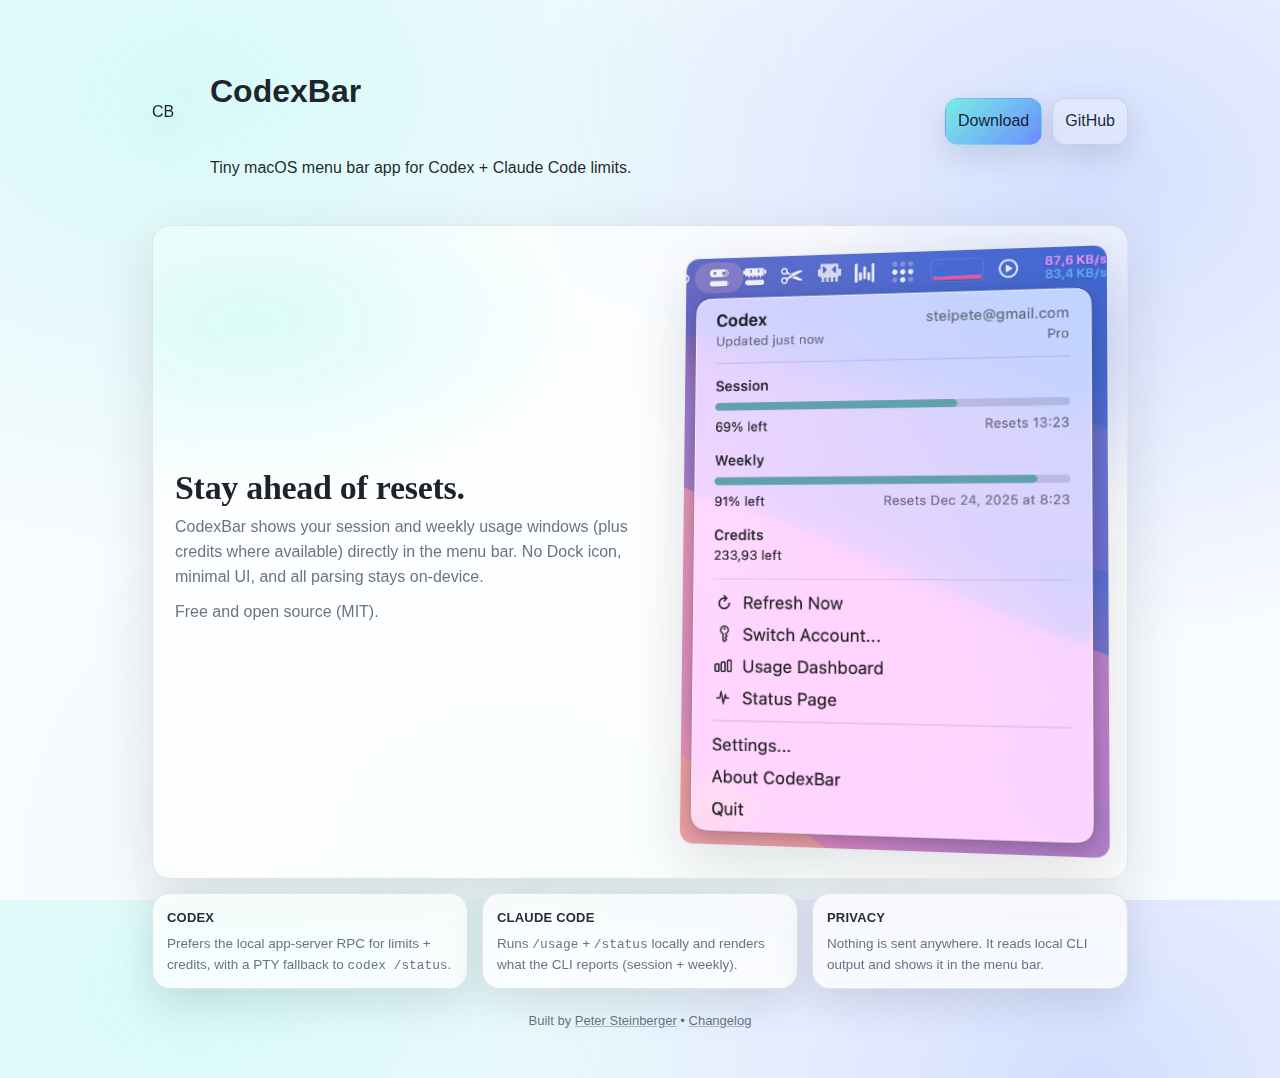
<file: docs/index.html>
<!doctype html>
<html lang="en">
  <head>
    <meta charset="utf-8" />
    <meta name="viewport" content="width=device-width, initial-scale=1" />
    <title>CodexBar</title>
    <meta
      name="description"
      content="Tiny macOS menu bar app that keeps your Codex and Claude Code limits visible."
    />
    <link rel="stylesheet" href="./site.css" />
  </head>
  <body>
    <main class="wrap">
      <header class="top">
        <div class="brand">
          <div class="mark" aria-hidden="true">CB</div>
          <div class="name">
            <h1>CodexBar</h1>
            <p>Tiny macOS menu bar app for Codex + Claude Code limits.</p>
          </div>
        </div>
        <nav class="links" aria-label="Links">
          <a class="btn primary" href="https://github.com/steipete/CodexBar/releases/latest">Download</a>
          <a class="btn" href="https://github.com/steipete/CodexBar">GitHub</a>
        </nav>
      </header>

      <section class="hero">
        <div class="copy">
          <h2>Stay ahead of resets.</h2>
          <p>
            CodexBar shows your session and weekly usage windows (plus credits where available) directly in the menu bar.
            No Dock icon, minimal UI, and all parsing stays on-device.
          </p>
          <p class="note">Free and open source (MIT).</p>
        </div>
        <figure class="shot">
          <img src="./codexbar.png" alt="CodexBar menu bar popover showing session and weekly usage." />
        </figure>
      </section>

      <section class="details">
        <div class="card">
          <h3>Codex</h3>
          <p>Prefers the local app-server RPC for limits + credits, with a PTY fallback to <code>codex /status</code>.</p>
        </div>
        <div class="card">
          <h3>Claude Code</h3>
          <p>Runs <code>/usage</code> + <code>/status</code> locally and renders what the CLI reports (session + weekly).</p>
        </div>
        <div class="card">
          <h3>Privacy</h3>
          <p>Nothing is sent anywhere. It reads local CLI output and shows it in the menu bar.</p>
        </div>
      </section>

      <footer class="foot">
        <p>
          Built by <a href="https://github.com/steipete">Peter Steinberger</a> •
          <a href="https://github.com/steipete/CodexBar/blob/main/CHANGELOG.md">Changelog</a>
        </p>
      </footer>
    </main>
  </body>
</html>
</file>
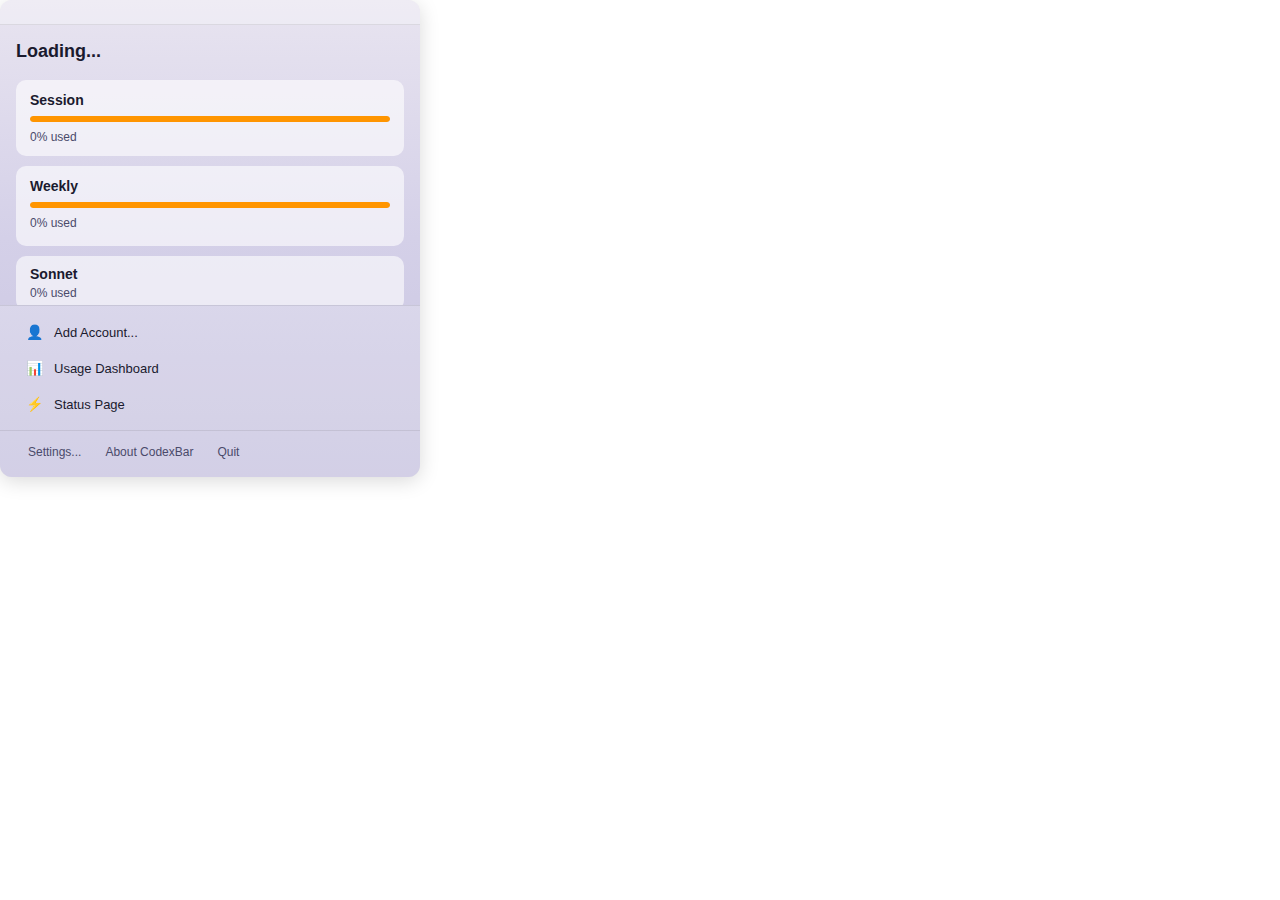
<file: rust/ui/index.html>
<!DOCTYPE html>
<html lang="en">
<head>
    <meta charset="UTF-8">
    <meta name="viewport" content="width=device-width, initial-scale=1.0">
    <title>CodexBar</title>
    <link rel="stylesheet" href="styles.css">
</head>
<body>
    <div class="container">
        <!-- Provider Tab Bar -->
        <div class="tab-bar" id="tabBar">
            <!-- Tabs will be dynamically inserted here -->
        </div>

        <!-- Provider Detail View -->
        <div class="provider-detail" id="providerDetail">
            <!-- Provider Header -->
            <div class="detail-header">
                <div class="detail-title">
                    <span class="detail-name" id="detailName">Loading...</span>
                    <span class="detail-updated" id="detailUpdated"></span>
                </div>
                <span class="detail-plan" id="detailPlan"></span>
            </div>

            <!-- Session Section -->
            <div class="usage-section" id="sessionSection">
                <div class="section-title">Session</div>
                <div class="progress-container">
                    <div class="progress-bar">
                        <div class="progress-fill" id="sessionProgress"></div>
                    </div>
                </div>
                <div class="section-stats">
                    <span class="stat-percent" id="sessionPercent">0% used</span>
                    <span class="stat-reset" id="sessionReset"></span>
                </div>
            </div>

            <!-- Weekly Section -->
            <div class="usage-section" id="weeklySection">
                <div class="section-title">Weekly</div>
                <div class="progress-container">
                    <div class="progress-bar">
                        <div class="progress-fill" id="weeklyProgress"></div>
                    </div>
                </div>
                <div class="section-stats">
                    <span class="stat-percent" id="weeklyPercent">0% used</span>
                    <span class="stat-reset" id="weeklyReset"></span>
                </div>
                <div class="pace-info" id="paceInfo"></div>
            </div>

            <!-- Model Section (Sonnet/Opus) -->
            <div class="usage-section model-section" id="modelSection">
                <div class="section-title" id="modelTitle">Sonnet</div>
                <div class="section-stats">
                    <span class="stat-percent" id="modelPercent">0% used</span>
                </div>
            </div>

            <!-- Extra Usage Section -->
            <div class="usage-section extra-section" id="extraSection">
                <div class="section-title">Extra usage</div>
                <div class="section-stats">
                    <span class="stat-info" id="extraInfo">This month: $0.00 / $0.00</span>
                    <span class="stat-percent" id="extraPercent">0% used</span>
                </div>
            </div>

            <!-- Cost Section -->
            <div class="cost-section" id="costSection">
                <div class="cost-header">
                    <span class="cost-title">Cost</span>
                    <span class="cost-arrow">›</span>
                </div>
                <div class="cost-details">
                    <div class="cost-line" id="costToday">Today: $0.00 · 0 tokens</div>
                    <div class="cost-line" id="costMonth">Last 30 days: $0.00 · 0 tokens</div>
                </div>
            </div>

            <!-- Error Display -->
            <div class="error-section" id="errorSection">
                <div class="error-message" id="errorMessage"></div>
            </div>
        </div>

        <!-- Action Links -->
        <div class="action-links">
            <button class="action-link" id="addAccountBtn">
                <span class="action-icon">👤</span>
                Add Account...
            </button>
            <button class="action-link" id="dashboardBtn">
                <span class="action-icon">📊</span>
                Usage Dashboard
            </button>
            <button class="action-link" id="statusPageBtn">
                <span class="action-icon">⚡</span>
                Status Page
            </button>
        </div>

        <!-- Footer -->
        <div class="footer">
            <button class="footer-btn" id="settingsBtn">Settings...</button>
            <button class="footer-btn" id="aboutBtn">About CodexBar</button>
            <button class="footer-btn" id="quitBtn">Quit</button>
        </div>
    </div>

    <script src="app.js"></script>
</body>
</html>
</file>
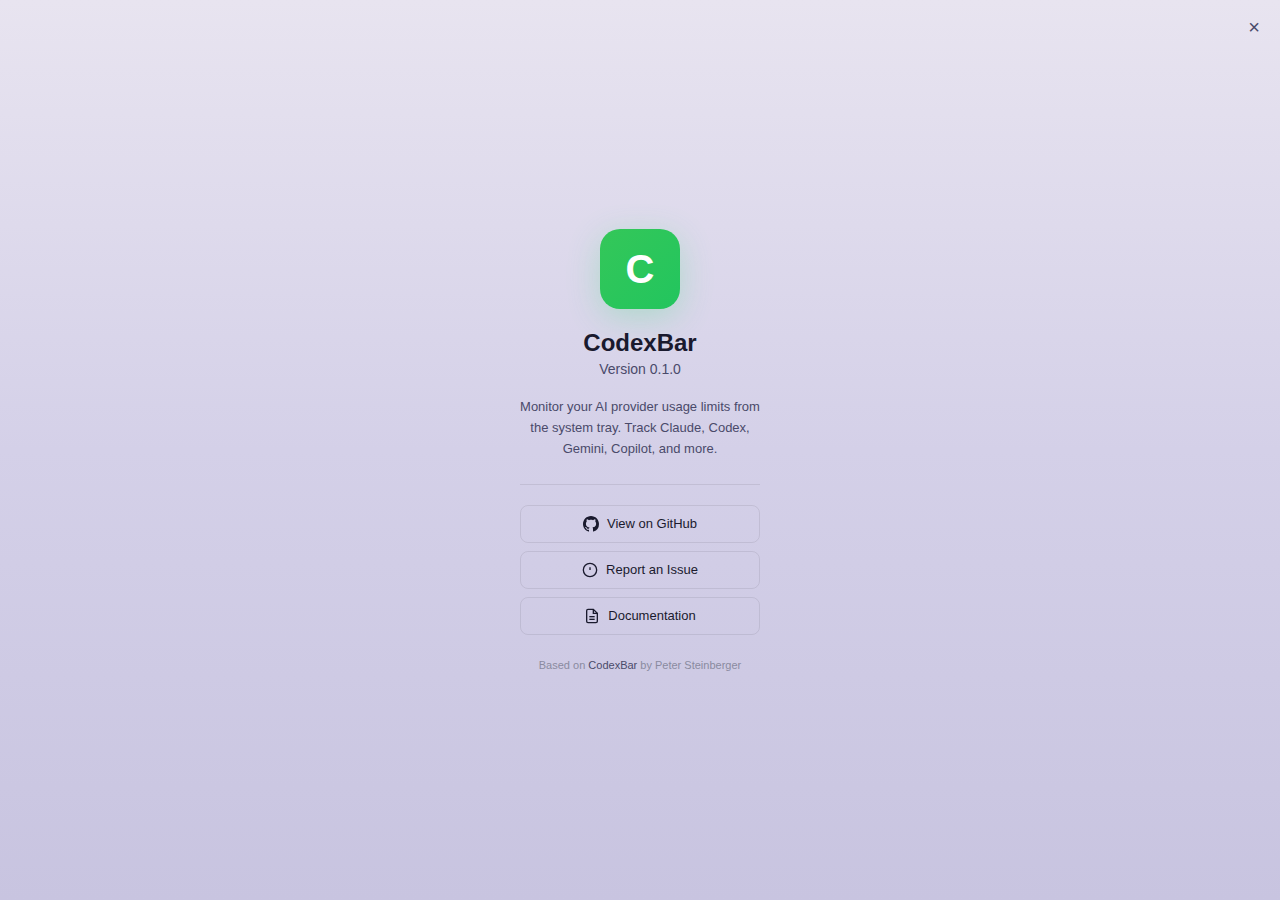
<file: rust/ui/about.html>
<!DOCTYPE html>
<html lang="en">
<head>
    <meta charset="UTF-8">
    <meta name="viewport" content="width=device-width, initial-scale=1.0">
    <title>About CodexBar</title>
    <link rel="stylesheet" href="styles.css">
    <style>
        body {
            background: var(--bg-primary);
            min-height: 100vh;
            display: flex;
            align-items: center;
            justify-content: center;
        }

        .about-container {
            text-align: center;
            padding: 40px;
            max-width: 320px;
        }

        .app-icon {
            width: 80px;
            height: 80px;
            margin: 0 auto 20px;
            background: linear-gradient(135deg, var(--green) 0%, #22c55e 100%);
            border-radius: 20px;
            display: flex;
            align-items: center;
            justify-content: center;
            font-size: 40px;
            font-weight: bold;
            color: white;
            box-shadow: 0 8px 32px rgba(74, 222, 128, 0.3);
        }

        .app-name {
            font-size: 24px;
            font-weight: 700;
            margin-bottom: 4px;
        }

        .app-version {
            font-size: 14px;
            color: var(--text-secondary);
            margin-bottom: 20px;
        }

        .app-description {
            font-size: 13px;
            color: var(--text-secondary);
            line-height: 1.6;
            margin-bottom: 24px;
        }

        .divider {
            height: 1px;
            background: var(--border-color);
            margin: 20px 0;
        }

        .links {
            display: flex;
            flex-direction: column;
            gap: 8px;
        }

        .link-btn {
            display: flex;
            align-items: center;
            justify-content: center;
            gap: 8px;
            padding: 10px 16px;
            background: var(--bg-secondary);
            border: 1px solid var(--border-color);
            border-radius: 8px;
            color: var(--text-primary);
            text-decoration: none;
            font-size: 13px;
            cursor: pointer;
            transition: all 0.15s ease;
        }

        .link-btn:hover {
            background: var(--bg-hover);
            border-color: var(--text-muted);
        }

        .link-btn svg {
            width: 16px;
            height: 16px;
        }

        .credits {
            margin-top: 24px;
            font-size: 11px;
            color: var(--text-muted);
        }

        .credits a {
            color: var(--text-secondary);
            text-decoration: none;
        }

        .credits a:hover {
            color: var(--text-primary);
        }

        .close-btn {
            position: absolute;
            top: 12px;
            right: 12px;
            background: none;
            border: none;
            color: var(--text-secondary);
            font-size: 20px;
            cursor: pointer;
            padding: 4px 8px;
            border-radius: 4px;
            transition: all 0.15s ease;
        }

        .close-btn:hover {
            background: var(--bg-hover);
            color: var(--text-primary);
        }
    </style>
</head>
<body>
    <button class="close-btn" id="closeBtn">&times;</button>

    <div class="about-container">
        <div class="app-icon">C</div>
        <div class="app-name">CodexBar</div>
        <div class="app-version" id="version">Version 0.1.0</div>

        <p class="app-description">
            Monitor your AI provider usage limits from the system tray.
            Track Claude, Codex, Gemini, Copilot, and more.
        </p>

        <div class="divider"></div>

        <div class="links">
            <a class="link-btn" id="githubLink">
                <svg viewBox="0 0 24 24" fill="currentColor">
                    <path d="M12 0C5.37 0 0 5.37 0 12c0 5.31 3.435 9.795 8.205 11.385.6.105.825-.255.825-.57 0-.285-.015-1.23-.015-2.235-3.015.555-3.795-.735-4.035-1.41-.135-.345-.72-1.41-1.23-1.695-.42-.225-1.02-.78-.015-.795.945-.015 1.62.87 1.845 1.23 1.08 1.815 2.805 1.305 3.495.99.105-.78.42-1.305.765-1.605-2.67-.3-5.46-1.335-5.46-5.925 0-1.305.465-2.385 1.23-3.225-.12-.3-.54-1.53.12-3.18 0 0 1.005-.315 3.3 1.23.96-.27 1.98-.405 3-.405s2.04.135 3 .405c2.295-1.56 3.3-1.23 3.3-1.23.66 1.65.24 2.88.12 3.18.765.84 1.23 1.905 1.23 3.225 0 4.605-2.805 5.625-5.475 5.925.435.375.81 1.095.81 2.22 0 1.605-.015 2.895-.015 3.3 0 .315.225.69.825.57A12.02 12.02 0 0024 12c0-6.63-5.37-12-12-12z"/>
                </svg>
                View on GitHub
            </a>
            <a class="link-btn" id="issuesLink">
                <svg viewBox="0 0 24 24" fill="none" stroke="currentColor" stroke-width="2">
                    <circle cx="12" cy="12" r="10"/>
                    <path d="M12 8v4M12 16h.01"/>
                </svg>
                Report an Issue
            </a>
            <a class="link-btn" id="docsLink">
                <svg viewBox="0 0 24 24" fill="none" stroke="currentColor" stroke-width="2">
                    <path d="M14 2H6a2 2 0 00-2 2v16a2 2 0 002 2h12a2 2 0 002-2V8z"/>
                    <polyline points="14,2 14,8 20,8"/>
                    <line x1="16" y1="13" x2="8" y2="13"/>
                    <line x1="16" y1="17" x2="8" y2="17"/>
                </svg>
                Documentation
            </a>
        </div>

        <div class="credits">
            Based on <a href="https://github.com/steipete/CodexBar" target="_blank">CodexBar</a> by Peter Steinberger
        </div>
    </div>

    <script>
        const { invoke } = window.__TAURI__.core;
        const { open } = window.__TAURI__.shell;

        // Load version
        document.addEventListener('DOMContentLoaded', async () => {
            try {
                const info = await invoke('get_app_info');
                document.getElementById('version').textContent = `Version ${info.version}`;
            } catch (e) {
                console.error('Failed to get version:', e);
            }
        });

        // Link handlers
        document.getElementById('githubLink').addEventListener('click', async () => {
            await open('https://github.com/example/win-codexbar');
        });

        document.getElementById('issuesLink').addEventListener('click', async () => {
            await open('https://github.com/example/win-codexbar/issues');
        });

        document.getElementById('docsLink').addEventListener('click', async () => {
            await open('https://github.com/example/win-codexbar#readme');
        });

        // Close button
        document.getElementById('closeBtn').addEventListener('click', async () => {
            const currentWindow = window.__TAURI__.window.getCurrent();
            await currentWindow.close();
        });
    </script>
</body>
</html>
</file>
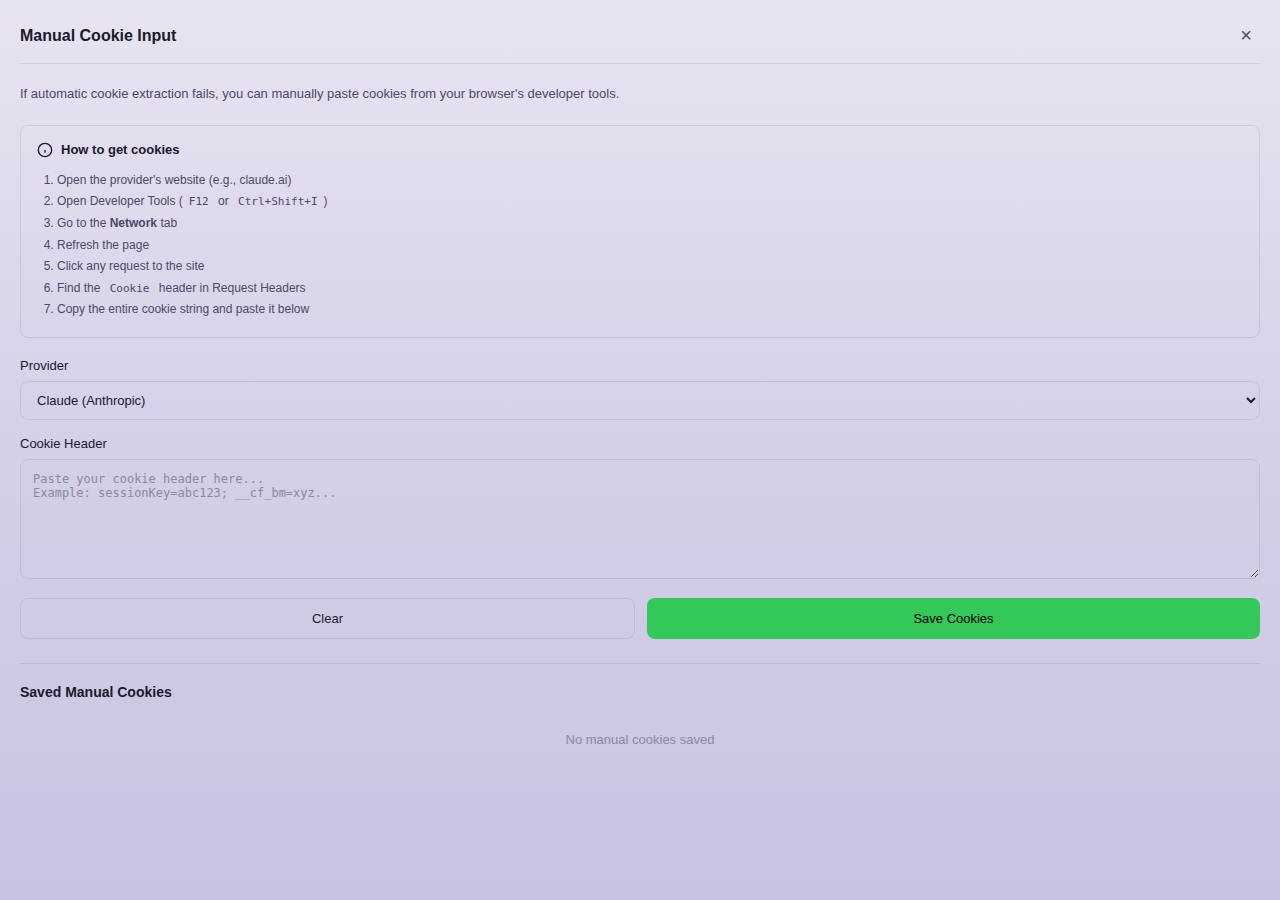
<file: rust/ui/cookies.html>
<!DOCTYPE html>
<html lang="en">
<head>
    <meta charset="UTF-8">
    <meta name="viewport" content="width=device-width, initial-scale=1.0">
    <title>Manual Cookie Input</title>
    <link rel="stylesheet" href="styles.css">
    <style>
        body {
            background: var(--bg-primary);
            min-height: 100vh;
        }

        .cookie-container {
            padding: 20px;
        }

        .header {
            display: flex;
            justify-content: space-between;
            align-items: center;
            margin-bottom: 20px;
            padding-bottom: 12px;
            border-bottom: 1px solid var(--border-color);
        }

        .title {
            font-size: 16px;
            font-weight: 600;
        }

        .close-btn {
            background: none;
            border: none;
            color: var(--text-secondary);
            font-size: 20px;
            cursor: pointer;
            padding: 4px 8px;
            border-radius: 4px;
        }

        .close-btn:hover {
            background: var(--bg-hover);
            color: var(--text-primary);
        }

        .description {
            font-size: 13px;
            color: var(--text-secondary);
            line-height: 1.6;
            margin-bottom: 20px;
        }

        .instructions {
            background: var(--bg-secondary);
            border: 1px solid var(--border-color);
            border-radius: 8px;
            padding: 16px;
            margin-bottom: 20px;
        }

        .instructions-title {
            font-size: 13px;
            font-weight: 600;
            margin-bottom: 12px;
            display: flex;
            align-items: center;
            gap: 8px;
        }

        .instructions ol {
            margin: 0;
            padding-left: 20px;
            font-size: 12px;
            color: var(--text-secondary);
            line-height: 1.8;
        }

        .instructions code {
            background: var(--bg-hover);
            padding: 2px 6px;
            border-radius: 4px;
            font-family: 'Consolas', monospace;
            font-size: 11px;
        }

        .provider-select {
            margin-bottom: 16px;
        }

        .provider-select label {
            display: block;
            font-size: 13px;
            font-weight: 500;
            margin-bottom: 8px;
        }

        .provider-select select {
            width: 100%;
            padding: 10px 12px;
            font-size: 13px;
            background: var(--bg-secondary);
            border: 1px solid var(--border-color);
            border-radius: 8px;
            color: var(--text-primary);
            cursor: pointer;
            outline: none;
        }

        .provider-select select:focus {
            border-color: var(--green);
        }

        .cookie-input {
            margin-bottom: 16px;
        }

        .cookie-input label {
            display: block;
            font-size: 13px;
            font-weight: 500;
            margin-bottom: 8px;
        }

        .cookie-input textarea {
            width: 100%;
            height: 120px;
            padding: 12px;
            font-size: 12px;
            font-family: 'Consolas', monospace;
            background: var(--bg-secondary);
            border: 1px solid var(--border-color);
            border-radius: 8px;
            color: var(--text-primary);
            resize: vertical;
            outline: none;
        }

        .cookie-input textarea:focus {
            border-color: var(--green);
        }

        .cookie-input textarea::placeholder {
            color: var(--text-muted);
        }

        .actions {
            display: flex;
            gap: 12px;
        }

        .btn {
            flex: 1;
            padding: 12px 20px;
            font-size: 13px;
            border-radius: 8px;
            cursor: pointer;
            transition: all 0.15s ease;
            border: none;
            font-weight: 500;
        }

        .btn-primary {
            background: var(--green);
            color: #000;
        }

        .btn-primary:hover {
            opacity: 0.9;
        }

        .btn-primary:disabled {
            background: var(--text-muted);
            cursor: not-allowed;
        }

        .btn-secondary {
            background: var(--bg-secondary);
            color: var(--text-primary);
            border: 1px solid var(--border-color);
        }

        .btn-secondary:hover {
            background: var(--bg-hover);
        }

        .status {
            margin-top: 16px;
            padding: 12px;
            border-radius: 8px;
            font-size: 13px;
            display: none;
        }

        .status.success {
            display: block;
            background: rgba(74, 222, 128, 0.1);
            border: 1px solid var(--green);
            color: var(--green);
        }

        .status.error {
            display: block;
            background: rgba(248, 113, 113, 0.1);
            border: 1px solid var(--red);
            color: var(--red);
        }

        .saved-cookies {
            margin-top: 24px;
            padding-top: 20px;
            border-top: 1px solid var(--border-color);
        }

        .saved-cookies-title {
            font-size: 14px;
            font-weight: 600;
            margin-bottom: 12px;
        }

        .saved-item {
            display: flex;
            justify-content: space-between;
            align-items: center;
            padding: 10px 12px;
            background: var(--bg-secondary);
            border: 1px solid var(--border-color);
            border-radius: 8px;
            margin-bottom: 8px;
        }

        .saved-item-info {
            display: flex;
            flex-direction: column;
            gap: 2px;
        }

        .saved-item-provider {
            font-size: 13px;
            font-weight: 500;
        }

        .saved-item-date {
            font-size: 11px;
            color: var(--text-muted);
        }

        .saved-item-delete {
            background: none;
            border: none;
            color: var(--red);
            cursor: pointer;
            padding: 4px 8px;
            border-radius: 4px;
            font-size: 12px;
        }

        .saved-item-delete:hover {
            background: rgba(248, 113, 113, 0.1);
        }

        .no-saved {
            font-size: 13px;
            color: var(--text-muted);
            text-align: center;
            padding: 20px;
        }
    </style>
</head>
<body>
    <div class="cookie-container">
        <div class="header">
            <span class="title">Manual Cookie Input</span>
            <button class="close-btn" id="closeBtn">&times;</button>
        </div>

        <p class="description">
            If automatic cookie extraction fails, you can manually paste cookies from your browser's developer tools.
        </p>

        <div class="instructions">
            <div class="instructions-title">
                <svg width="16" height="16" viewBox="0 0 24 24" fill="none" stroke="currentColor" stroke-width="2">
                    <circle cx="12" cy="12" r="10"/>
                    <path d="M12 16v-4M12 8h.01"/>
                </svg>
                How to get cookies
            </div>
            <ol>
                <li>Open the provider's website (e.g., claude.ai)</li>
                <li>Open Developer Tools (<code>F12</code> or <code>Ctrl+Shift+I</code>)</li>
                <li>Go to the <strong>Network</strong> tab</li>
                <li>Refresh the page</li>
                <li>Click any request to the site</li>
                <li>Find the <code>Cookie</code> header in Request Headers</li>
                <li>Copy the entire cookie string and paste it below</li>
            </ol>
        </div>

        <div class="provider-select">
            <label for="provider">Provider</label>
            <select id="provider">
                <option value="claude">Claude (Anthropic)</option>
                <option value="codex">Codex (OpenAI)</option>
                <option value="cursor">Cursor</option>
                <option value="gemini">Gemini (Google)</option>
                <option value="copilot">Copilot (GitHub)</option>
            </select>
        </div>

        <div class="cookie-input">
            <label for="cookies">Cookie Header</label>
            <textarea id="cookies" placeholder="Paste your cookie header here...&#10;Example: sessionKey=abc123; __cf_bm=xyz..."></textarea>
        </div>

        <div class="actions">
            <button class="btn btn-secondary" id="clearBtn">Clear</button>
            <button class="btn btn-primary" id="saveBtn">Save Cookies</button>
        </div>

        <div class="status" id="status"></div>

        <div class="saved-cookies">
            <div class="saved-cookies-title">Saved Manual Cookies</div>
            <div id="savedList">
                <div class="no-saved">No manual cookies saved</div>
            </div>
        </div>
    </div>

    <script>
        const { invoke } = window.__TAURI__.core;

        const providerSelect = document.getElementById('provider');
        const cookiesTextarea = document.getElementById('cookies');
        const saveBtn = document.getElementById('saveBtn');
        const clearBtn = document.getElementById('clearBtn');
        const closeBtn = document.getElementById('closeBtn');
        const statusDiv = document.getElementById('status');
        const savedList = document.getElementById('savedList');

        // Load saved cookies
        async function loadSavedCookies() {
            try {
                const saved = await invoke('get_manual_cookies');
                if (saved && saved.length > 0) {
                    savedList.innerHTML = saved.map(item => `
                        <div class="saved-item">
                            <div class="saved-item-info">
                                <span class="saved-item-provider">${item.provider}</span>
                                <span class="saved-item-date">Saved ${item.saved_at}</span>
                            </div>
                            <button class="saved-item-delete" data-provider="${item.provider_id}">Remove</button>
                        </div>
                    `).join('');

                    // Add delete handlers
                    savedList.querySelectorAll('.saved-item-delete').forEach(btn => {
                        btn.addEventListener('click', async (e) => {
                            const providerId = e.target.dataset.provider;
                            await invoke('delete_manual_cookie', { providerId });
                            loadSavedCookies();
                        });
                    });
                } else {
                    savedList.innerHTML = '<div class="no-saved">No manual cookies saved</div>';
                }
            } catch (e) {
                console.error('Failed to load saved cookies:', e);
            }
        }

        // Show status message
        function showStatus(message, isError = false) {
            statusDiv.textContent = message;
            statusDiv.className = 'status ' + (isError ? 'error' : 'success');
            setTimeout(() => {
                statusDiv.className = 'status';
            }, 3000);
        }

        // Save cookies
        saveBtn.addEventListener('click', async () => {
            const provider = providerSelect.value;
            const cookies = cookiesTextarea.value.trim();

            if (!cookies) {
                showStatus('Please paste a cookie header', true);
                return;
            }

            try {
                await invoke('save_manual_cookie', {
                    providerId: provider,
                    cookieHeader: cookies
                });
                showStatus('Cookies saved successfully!');
                cookiesTextarea.value = '';
                loadSavedCookies();
            } catch (e) {
                showStatus('Failed to save cookies: ' + e, true);
            }
        });

        // Clear textarea
        clearBtn.addEventListener('click', () => {
            cookiesTextarea.value = '';
        });

        // Close window
        closeBtn.addEventListener('click', async () => {
            const currentWindow = window.__TAURI__.window.getCurrent();
            await currentWindow.close();
        });

        // Initial load
        document.addEventListener('DOMContentLoaded', loadSavedCookies);
    </script>
</body>
</html>
</file>
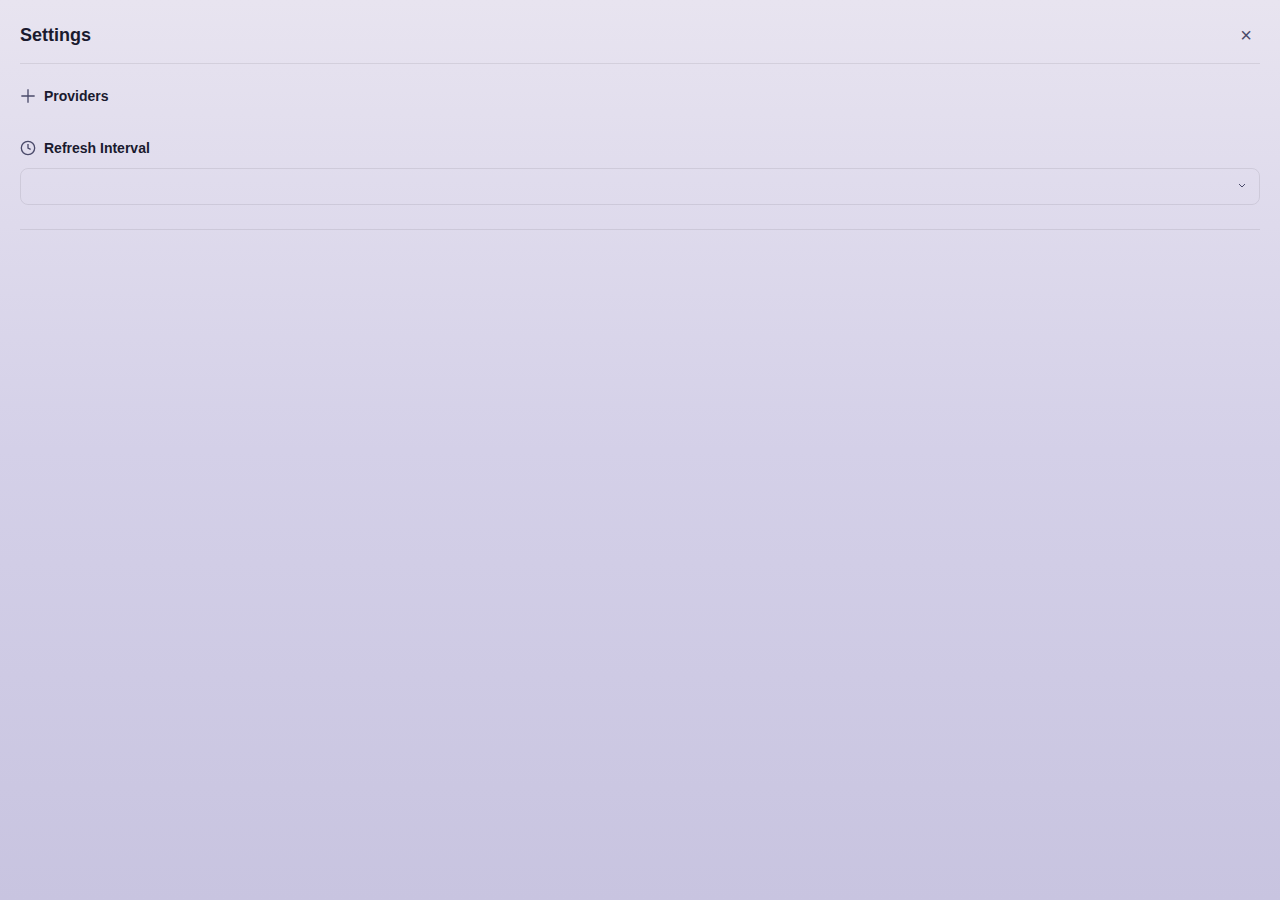
<file: rust/ui/settings.html>
<!DOCTYPE html>
<html lang="en">
<head>
    <meta charset="UTF-8">
    <meta name="viewport" content="width=device-width, initial-scale=1.0">
    <title>CodexBar Settings</title>
    <link rel="stylesheet" href="styles.css">
    <style>
        body {
            background: var(--bg-primary);
            min-height: 100vh;
        }

        .settings-container {
            padding: 20px;
        }

        .settings-header {
            display: flex;
            justify-content: space-between;
            align-items: center;
            margin-bottom: 24px;
            padding-bottom: 12px;
            border-bottom: 1px solid var(--border-color);
        }

        .settings-title {
            font-size: 18px;
            font-weight: 600;
        }

        .close-btn {
            background: none;
            border: none;
            color: var(--text-secondary);
            font-size: 20px;
            cursor: pointer;
            padding: 4px 8px;
            border-radius: 4px;
            transition: all 0.15s ease;
        }

        .close-btn:hover {
            background: var(--bg-hover);
            color: var(--text-primary);
        }

        .settings-section {
            margin-bottom: 24px;
        }

        .section-title {
            font-size: 14px;
            font-weight: 600;
            color: var(--text-primary);
            margin-bottom: 12px;
            display: flex;
            align-items: center;
            gap: 8px;
        }

        .section-title svg {
            width: 16px;
            height: 16px;
            color: var(--text-secondary);
        }

        .provider-list {
            display: flex;
            flex-direction: column;
            gap: 8px;
        }

        .provider-item {
            display: flex;
            justify-content: space-between;
            align-items: center;
            padding: 10px 12px;
            background: var(--bg-secondary);
            border-radius: 8px;
            border: 1px solid var(--border-color);
            transition: all 0.15s ease;
        }

        .provider-item:hover {
            border-color: var(--text-muted);
        }

        .provider-info {
            display: flex;
            flex-direction: column;
            gap: 2px;
        }

        .provider-name {
            font-weight: 500;
            font-size: 13px;
        }

        .provider-id {
            font-size: 11px;
            color: var(--text-muted);
        }

        /* Toggle Switch */
        .toggle-switch {
            position: relative;
            width: 40px;
            height: 22px;
        }

        .toggle-switch input {
            opacity: 0;
            width: 0;
            height: 0;
        }

        .toggle-slider {
            position: absolute;
            cursor: pointer;
            top: 0;
            left: 0;
            right: 0;
            bottom: 0;
            background-color: var(--bg-hover);
            border-radius: 22px;
            transition: 0.3s;
        }

        .toggle-slider:before {
            position: absolute;
            content: "";
            height: 16px;
            width: 16px;
            left: 3px;
            bottom: 3px;
            background-color: var(--text-secondary);
            border-radius: 50%;
            transition: 0.3s;
        }

        .toggle-switch input:checked + .toggle-slider {
            background-color: var(--green);
        }

        .toggle-switch input:checked + .toggle-slider:before {
            transform: translateX(18px);
            background-color: white;
        }

        /* Select dropdown */
        .select-wrapper {
            position: relative;
            width: 100%;
        }

        .settings-select {
            width: 100%;
            padding: 10px 12px;
            font-size: 13px;
            background: var(--bg-secondary);
            border: 1px solid var(--border-color);
            border-radius: 8px;
            color: var(--text-primary);
            cursor: pointer;
            appearance: none;
            -webkit-appearance: none;
            outline: none;
            transition: all 0.15s ease;
        }

        .settings-select:hover {
            border-color: var(--text-muted);
        }

        .settings-select:focus {
            border-color: var(--green);
        }

        .select-arrow {
            position: absolute;
            right: 12px;
            top: 50%;
            transform: translateY(-50%);
            pointer-events: none;
            color: var(--text-secondary);
        }

        /* Action buttons */
        .settings-footer {
            margin-top: 24px;
            padding-top: 16px;
            border-top: 1px solid var(--border-color);
            display: flex;
            gap: 12px;
        }

        .btn {
            padding: 10px 20px;
            font-size: 13px;
            border-radius: 8px;
            cursor: pointer;
            transition: all 0.15s ease;
            border: none;
        }

        .btn-primary {
            background: var(--green);
            color: #000;
            font-weight: 500;
        }

        .btn-primary:hover {
            opacity: 0.9;
        }

        .btn-secondary {
            background: var(--bg-secondary);
            color: var(--text-primary);
            border: 1px solid var(--border-color);
        }

        .btn-secondary:hover {
            background: var(--bg-hover);
        }

        .saving-indicator {
            font-size: 12px;
            color: var(--green);
            display: none;
            align-items: center;
            gap: 6px;
        }

        .saving-indicator.visible {
            display: flex;
        }
    </style>
</head>
<body>
    <div class="settings-container">
        <div class="settings-header">
            <span class="settings-title">Settings</span>
            <button class="close-btn" id="closeBtn">&times;</button>
        </div>

        <div class="settings-section">
            <div class="section-title">
                <svg viewBox="0 0 24 24" fill="none" stroke="currentColor" stroke-width="2">
                    <path d="M12 2v20M2 12h20"/>
                </svg>
                Providers
            </div>
            <div class="provider-list" id="providerList">
                <!-- Providers will be dynamically inserted -->
            </div>
        </div>

        <div class="settings-section">
            <div class="section-title">
                <svg viewBox="0 0 24 24" fill="none" stroke="currentColor" stroke-width="2">
                    <circle cx="12" cy="12" r="10"/>
                    <polyline points="12,6 12,12 16,14"/>
                </svg>
                Refresh Interval
            </div>
            <div class="select-wrapper">
                <select class="settings-select" id="refreshInterval">
                    <!-- Options will be dynamically inserted -->
                </select>
                <span class="select-arrow">
                    <svg width="12" height="12" viewBox="0 0 24 24" fill="none" stroke="currentColor" stroke-width="2">
                        <polyline points="6,9 12,15 18,9"/>
                    </svg>
                </span>
            </div>
        </div>

        <div class="settings-footer">
            <span class="saving-indicator" id="savingIndicator">
                <svg width="14" height="14" viewBox="0 0 24 24" fill="none" stroke="currentColor" stroke-width="2">
                    <polyline points="20,6 9,17 4,12"/>
                </svg>
                Saved
            </span>
        </div>
    </div>

    <script>
        const { invoke } = window.__TAURI__.core;

        const providerList = document.getElementById('providerList');
        const refreshIntervalSelect = document.getElementById('refreshInterval');
        const closeBtn = document.getElementById('closeBtn');
        const savingIndicator = document.getElementById('savingIndicator');

        let saveTimeout = null;

        // Show saved indicator
        function showSaved() {
            savingIndicator.classList.add('visible');
            if (saveTimeout) clearTimeout(saveTimeout);
            saveTimeout = setTimeout(() => {
                savingIndicator.classList.remove('visible');
            }, 2000);
        }

        // Render provider toggle
        function renderProvider(provider) {
            return `
                <div class="provider-item">
                    <div class="provider-info">
                        <span class="provider-name">${provider.name}</span>
                        <span class="provider-id">${provider.id}</span>
                    </div>
                    <label class="toggle-switch">
                        <input type="checkbox"
                               data-provider-id="${provider.id}"
                               ${provider.enabled ? 'checked' : ''}>
                        <span class="toggle-slider"></span>
                    </label>
                </div>
            `;
        }

        // Load settings
        async function loadSettings() {
            try {
                const settings = await invoke('get_settings');

                // Render providers
                providerList.innerHTML = settings.providers.map(renderProvider).join('');

                // Add toggle listeners
                providerList.querySelectorAll('input[type="checkbox"]').forEach(checkbox => {
                    checkbox.addEventListener('change', async (e) => {
                        const providerId = e.target.dataset.providerId;
                        try {
                            await invoke('toggle_provider', { providerId });
                            showSaved();
                        } catch (error) {
                            console.error('Failed to toggle provider:', error);
                            e.target.checked = !e.target.checked; // Revert on error
                        }
                    });
                });

                // Render refresh options
                refreshIntervalSelect.innerHTML = settings.refresh_options.map(opt =>
                    `<option value="${opt.value}" ${opt.value === settings.refresh_interval_secs ? 'selected' : ''}>${opt.label}</option>`
                ).join('');

            } catch (error) {
                console.error('Failed to load settings:', error);
            }
        }

        // Refresh interval change handler
        refreshIntervalSelect.addEventListener('change', async (e) => {
            const intervalSecs = parseInt(e.target.value, 10);
            try {
                await invoke('set_refresh_interval', { intervalSecs });
                showSaved();
            } catch (error) {
                console.error('Failed to set refresh interval:', error);
            }
        });

        // Close button handler
        closeBtn.addEventListener('click', async () => {
            const currentWindow = window.__TAURI__.window.getCurrent();
            await currentWindow.close();
        });

        // Initial load
        document.addEventListener('DOMContentLoaded', loadSettings);
    </script>
</body>
</html>
</file>
<file: docs/site.css>
:root {
  color-scheme: light dark;
  --bg: #070b12;
  --panel: rgba(14, 18, 28, 0.78);
  --panel-solid: #0e121c;
  --text: rgba(241, 246, 255, 0.92);
  --muted: rgba(187, 198, 218, 0.78);
  --line: rgba(255, 255, 255, 0.1);
  --accent: #3ff0d6;
  --accent2: #2d5bff;
  --shadow: rgba(0, 0, 0, 0.42);
  --radius: 18px;
  --radius-sm: 14px;
}

@media (prefers-color-scheme: light) {
  :root {
    --bg: #f8fbff;
    --panel: rgba(255, 255, 255, 0.74);
    --panel-solid: #ffffff;
    --text: rgba(11, 16, 22, 0.92);
    --muted: rgba(56, 70, 88, 0.75);
    --line: rgba(11, 16, 22, 0.1);
    --shadow: rgba(11, 16, 22, 0.12);
  }
}

* {
  box-sizing: border-box;
}

html,
body {
  height: 100%;
}

body {
  margin: 0;
  font: 16px/1.55 ui-sans-serif, "Avenir Next", Avenir, "Segoe UI", "Helvetica Neue", sans-serif;
  color: var(--text);
  background:
    radial-gradient(1100px 800px at 15% 10%, rgba(63, 240, 214, 0.18), transparent 58%),
    radial-gradient(950px 780px at 85% 20%, rgba(45, 91, 255, 0.18), transparent 60%),
    radial-gradient(900px 700px at 40% 95%, rgba(63, 240, 214, 0.06), transparent 60%),
    repeating-linear-gradient(90deg, rgba(255, 255, 255, 0.04), rgba(255, 255, 255, 0.04) 1px, transparent 1px, transparent 72px),
    var(--bg);
}

a,
a:visited {
  color: inherit;
}

a {
  text-decoration: none;
}

a:hover {
  text-decoration: underline;
}

code {
  font-family: ui-monospace, SFMono-Regular, Menlo, Monaco, Consolas, "Liberation Mono", monospace;
  font-size: 0.95em;
}

.wrap {
  max-width: 1020px;
  margin: 0 auto;
  padding: 46px 22px 34px;
}

.top {
  display: flex;
  align-items: center;
  justify-content: space-between;
  gap: 18px;
  margin-bottom: 28px;
}

.brand {
  display: flex;
  align-items: center;
  gap: 14px;
  min-width: 240px;
}

.name {
  display: flex;
  flex-direction: column;
  gap: 2px;
}

.title {
  margin: 0;
  font-family: ui-serif, "New York", "Iowan Old Style", Palatino, serif;
  font-size: 22px;
  letter-spacing: 0.1px;
}

.tagline {
  margin: 0;
  color: var(--muted);
  font-size: 13.5px;
}

.mark {
  width: 44px;
  height: 44px;
  border-radius: 13px;
  border: 0;
  box-shadow: none;
  background: transparent;
  object-fit: cover;
  filter: drop-shadow(0 12px 24px rgba(0, 0, 0, 0.35));
}

.brand:hover .mark {
  filter: drop-shadow(0 16px 34px rgba(0, 0, 0, 0.42));
}

.links {
  display: flex;
  gap: 10px;
}

.btn {
  padding: 10px 12px;
  border-radius: 13px;
  border: 1px solid var(--line);
  background: color-mix(in srgb, var(--panel-solid) 18%, transparent);
  box-shadow: 0 10px 30px var(--shadow);
  transition: transform 160ms ease, background 160ms ease, border-color 160ms ease;
  white-space: nowrap;
}

.btn:hover {
  transform: translateY(-1px);
  text-decoration: none;
  border-color: color-mix(in srgb, var(--accent) 32%, var(--line));
}

.btn.primary {
  border-color: transparent;
  background: linear-gradient(135deg, rgba(63, 240, 214, 0.65), rgba(45, 91, 255, 0.62));
}

.btn.ghost {
  background: transparent;
}

.hero {
  display: grid;
  grid-template-columns: 1.05fr 0.95fr;
  gap: 26px;
  align-items: center;
  padding: 22px;
  border: 1px solid var(--line);
  border-radius: var(--radius);
  background: var(--panel);
  backdrop-filter: blur(12px);
  box-shadow: 0 18px 60px var(--shadow);
  position: relative;
  overflow: hidden;
}

.copy {
  position: relative;
  z-index: 1;
}

.hero::before {
  content: "";
  position: absolute;
  inset: -1px;
  background:
    radial-gradient(600px 320px at 10% 15%, rgba(63, 240, 214, 0.18), transparent 55%),
    radial-gradient(520px 300px at 92% 18%, rgba(45, 91, 255, 0.18), transparent 55%);
  pointer-events: none;
  opacity: 0.9;
}

.copy h2 {
  margin: 0 0 8px;
  font-family: ui-serif, "New York", "Iowan Old Style", Palatino, serif;
  font-size: 34px;
  letter-spacing: -0.3px;
  line-height: 1.12;
  position: relative;
}

.copy p {
  margin: 0 0 10px;
  color: var(--muted);
}

.badges {
  display: flex;
  flex-wrap: wrap;
  gap: 8px;
  margin-bottom: 10px;
  position: relative;
}

.badge {
  font-size: 12px;
  padding: 6px 10px;
  border-radius: 999px;
  border: 1px solid var(--line);
  background: color-mix(in srgb, var(--panel-solid) 14%, transparent);
  color: color-mix(in srgb, var(--text) 86%, var(--muted));
  letter-spacing: 0.2px;
}

.cta {
  display: flex;
  gap: 10px;
  flex-wrap: wrap;
  margin-top: 14px;
  position: relative;
}

.bullets {
  margin: 14px 0 0;
  padding: 0 0 0 18px;
  color: var(--muted);
  font-size: 13.5px;
  position: relative;
}

.bullets li {
  margin: 6px 0;
}

.shot {
  margin: 0;
  position: relative;
  z-index: 1;
}

.shot img {
  width: 100%;
  height: auto;
  border-radius: var(--radius-sm);
  border: 1px solid var(--line);
  box-shadow: 0 18px 60px var(--shadow);
  background: color-mix(in srgb, var(--panel-solid) 92%, transparent);
  transform: perspective(900px) rotateY(-6deg) rotateX(2deg);
  transition: transform 220ms ease, box-shadow 220ms ease;
}

.shot img:hover {
  transform: perspective(900px) rotateY(-2deg) rotateX(0deg) translateY(-2px);
  box-shadow: 0 24px 80px var(--shadow);
}

.details {
  display: grid;
  grid-template-columns: repeat(3, 1fr);
  gap: 14px;
  margin-top: 14px;
}

.card {
  border: 1px solid var(--line);
  border-radius: var(--radius);
  padding: 14px 14px 12px;
  background: var(--panel);
  backdrop-filter: blur(10px);
  box-shadow: 0 14px 40px var(--shadow);
}

.card h3 {
  margin: 0 0 6px;
  font-size: 13px;
  letter-spacing: 0.2px;
  text-transform: uppercase;
  color: color-mix(in srgb, var(--text) 88%, var(--muted));
}

.card p {
  margin: 0;
  color: var(--muted);
  font-size: 13.5px;
}

.foot {
  margin-top: 22px;
  text-align: center;
  color: var(--muted);
  font-size: 13px;
}

.foot a {
  text-decoration: underline;
  text-decoration-color: color-mix(in srgb, var(--muted) 45%, transparent);
}

[data-animate] {
  opacity: 0;
  transform: translateY(10px);
  animation: rise 680ms cubic-bezier(0.2, 0.9, 0.2, 1) forwards;
  animation-delay: calc(var(--d, 0) * 90ms);
}

[data-animate="1"] {
  --d: 1;
}

[data-animate="2"] {
  --d: 2;
}

[data-animate="3"] {
  --d: 3;
}

[data-animate="4"] {
  --d: 4;
}

[data-animate="5"] {
  --d: 5;
}

@keyframes rise {
  to {
    opacity: 1;
    transform: translateY(0);
  }
}

@media (prefers-reduced-motion: reduce) {
  [data-animate] {
    animation: none;
    opacity: 1;
    transform: none;
  }
  .btn,
  .shot img {
    transition: none;
  }
}

@media (max-width: 860px) {
  .top {
    flex-direction: column;
    align-items: flex-start;
  }
  .hero {
    grid-template-columns: 1fr;
  }
  .details {
    grid-template-columns: 1fr;
  }
  .shot img {
    transform: none;
  }
}
</file>
<file: rust/ui/styles.css>
* {
    margin: 0;
    padding: 0;
    box-sizing: border-box;
}

:root {
    /* macOS-style purple/blue gradient theme */
    --bg-primary: linear-gradient(180deg, #e8e4f0 0%, #d4d0e8 50%, #c8c4e0 100%);
    --bg-solid: #e0dce8;
    --bg-section: rgba(255, 255, 255, 0.6);
    --bg-section-hover: rgba(255, 255, 255, 0.8);
    --bg-tab: rgba(255, 255, 255, 0.4);
    --bg-tab-active: rgba(80, 80, 200, 0.9);
    --text-primary: #1a1a2e;
    --text-secondary: #4a4a6a;
    --text-muted: #8a8aa0;
    --text-tab-active: #ffffff;
    --border-color: rgba(0, 0, 0, 0.08);
    --green: #34c759;
    --yellow: #ffcc00;
    --orange: #ff9500;
    --red: #ff3b30;
    --gray: #8e8e93;
    --purple: #7c5cff;
    --shadow: 0 4px 20px rgba(0, 0, 0, 0.15);
}

body {
    font-family: -apple-system, BlinkMacSystemFont, 'Segoe UI', 'SF Pro Display', Roboto, sans-serif;
    font-size: 13px;
    background: transparent;
    color: var(--text-primary);
    user-select: none;
    -webkit-user-select: none;
    -webkit-font-smoothing: antialiased;
}

.container {
    background: var(--bg-primary);
    background-color: var(--bg-solid);
    border-radius: 12px;
    overflow: hidden;
    box-shadow: var(--shadow);
    min-width: 320px;
    max-width: 420px;
}

/* Tab Bar */
.tab-bar {
    display: flex;
    flex-wrap: wrap;
    justify-content: center;
    gap: 6px;
    padding: 12px 16px;
    background: rgba(255, 255, 255, 0.3);
    border-bottom: 1px solid var(--border-color);
}

.tab {
    display: flex;
    flex-direction: column;
    align-items: center;
    gap: 3px;
    padding: 6px 10px;
    border: none;
    background: var(--bg-tab);
    border-radius: 8px;
    cursor: pointer;
    transition: all 0.2s ease;
    min-width: 50px;
    color: var(--text-secondary);
}

.tab:hover {
    background: rgba(255, 255, 255, 0.7);
}

.tab.active {
    background: var(--bg-tab-active);
    color: var(--text-tab-active);
}

.tab-icon {
    font-size: 18px;
    line-height: 1;
}

.tab-label {
    font-size: 10px;
    font-weight: 500;
}

.tab.active .tab-label {
    color: var(--text-tab-active);
}

/* Provider Detail View */
.provider-detail {
    padding: 16px;
    max-height: 280px;
    overflow-y: auto;
}

.detail-header {
    display: flex;
    justify-content: space-between;
    align-items: flex-start;
    margin-bottom: 16px;
}

.detail-title {
    display: flex;
    flex-direction: column;
    gap: 2px;
}

.detail-name {
    font-size: 18px;
    font-weight: 600;
    color: var(--text-primary);
}

.detail-updated {
    font-size: 11px;
    color: var(--text-muted);
}

.detail-plan {
    font-size: 13px;
    font-weight: 500;
    color: var(--text-secondary);
}

/* Usage Sections */
.usage-section {
    background: var(--bg-section);
    border-radius: 10px;
    padding: 12px 14px;
    margin-bottom: 10px;
}

.usage-section:hover {
    background: var(--bg-section-hover);
}

.section-title {
    font-size: 14px;
    font-weight: 600;
    color: var(--text-primary);
    margin-bottom: 8px;
}

.progress-container {
    margin-bottom: 8px;
}

.progress-bar {
    height: 6px;
    background: rgba(0, 0, 0, 0.1);
    border-radius: 3px;
    overflow: hidden;
}

.progress-fill {
    height: 100%;
    border-radius: 3px;
    transition: width 0.3s ease, background 0.3s ease;
    background: var(--orange);
}

.progress-fill.green { background: var(--green); }
.progress-fill.yellow { background: var(--yellow); }
.progress-fill.orange { background: var(--orange); }
.progress-fill.red { background: var(--red); }
.progress-fill.gray { background: var(--gray); }

.section-stats {
    display: flex;
    justify-content: space-between;
    align-items: center;
}

.stat-percent {
    font-size: 12px;
    font-weight: 500;
    color: var(--text-secondary);
}

.stat-reset {
    font-size: 12px;
    color: var(--text-muted);
}

.stat-info {
    font-size: 12px;
    color: var(--text-secondary);
}

.pace-info {
    font-size: 11px;
    color: var(--text-muted);
    margin-top: 4px;
}

/* Model Section */
.model-section {
    padding: 10px 14px;
}

.model-section .section-title {
    margin-bottom: 4px;
}

/* Extra Usage Section */
.extra-section {
    border-top: 1px solid var(--border-color);
    margin-top: 6px;
    padding-top: 14px;
}

/* Cost Section */
.cost-section {
    background: var(--bg-section);
    border-radius: 10px;
    padding: 12px 14px;
    margin-bottom: 10px;
    cursor: pointer;
}

.cost-section:hover {
    background: var(--bg-section-hover);
}

.cost-header {
    display: flex;
    justify-content: space-between;
    align-items: center;
    margin-bottom: 8px;
}

.cost-title {
    font-size: 14px;
    font-weight: 600;
    color: var(--text-primary);
}

.cost-arrow {
    font-size: 16px;
    color: var(--text-muted);
    transition: transform 0.2s ease;
}

.cost-section.expanded .cost-arrow {
    transform: rotate(90deg);
}

.cost-details {
    display: flex;
    flex-direction: column;
    gap: 4px;
}

.cost-line {
    font-size: 12px;
    color: var(--text-secondary);
}

/* Error Section */
.error-section {
    display: none;
    background: rgba(255, 59, 48, 0.1);
    border-radius: 10px;
    padding: 12px 14px;
    margin-bottom: 10px;
}

.error-section.visible {
    display: block;
}

.error-message {
    font-size: 12px;
    color: var(--red);
}

/* Action Links */
.action-links {
    padding: 8px 16px;
    border-top: 1px solid var(--border-color);
    background: rgba(255, 255, 255, 0.2);
}

.action-link {
    display: flex;
    align-items: center;
    gap: 10px;
    width: 100%;
    padding: 10px 8px;
    border: none;
    background: none;
    font-size: 13px;
    color: var(--text-primary);
    cursor: pointer;
    border-radius: 6px;
    transition: background 0.15s ease;
    text-align: left;
}

.action-link:hover {
    background: rgba(255, 255, 255, 0.5);
}

.action-icon {
    font-size: 14px;
    width: 20px;
    text-align: center;
}

/* Footer */
.footer {
    display: flex;
    justify-content: flex-start;
    gap: 0;
    padding: 8px 16px 12px;
    background: rgba(255, 255, 255, 0.2);
    border-top: 1px solid var(--border-color);
}

.footer-btn {
    background: none;
    border: none;
    color: var(--text-secondary);
    font-size: 12px;
    cursor: pointer;
    padding: 6px 12px;
    border-radius: 4px;
    transition: all 0.15s ease;
}

.footer-btn:hover {
    background: rgba(255, 255, 255, 0.5);
    color: var(--text-primary);
}

/* Hidden utility */
.hidden {
    display: none !important;
}

/* Scrollbar */
.provider-detail::-webkit-scrollbar {
    width: 6px;
}

.provider-detail::-webkit-scrollbar-track {
    background: transparent;
}

.provider-detail::-webkit-scrollbar-thumb {
    background: rgba(0, 0, 0, 0.2);
    border-radius: 3px;
}

.provider-detail::-webkit-scrollbar-thumb:hover {
    background: rgba(0, 0, 0, 0.3);
}

/* Loading state */
.loading {
    display: flex;
    justify-content: center;
    align-items: center;
    padding: 40px;
    color: var(--text-secondary);
}

.loading::after {
    content: '';
    width: 20px;
    height: 20px;
    border: 2px solid var(--border-color);
    border-top-color: var(--purple);
    border-radius: 50%;
    animation: spin 0.8s linear infinite;
    margin-left: 10px;
}

@keyframes spin {
    from { transform: rotate(0deg); }
    to { transform: rotate(360deg); }
}

/* Tab loading indicator */
.tab.loading .tab-icon::after {
    content: '';
    display: inline-block;
    width: 10px;
    height: 10px;
    border: 2px solid rgba(255, 255, 255, 0.3);
    border-top-color: white;
    border-radius: 50%;
    animation: spin 0.8s linear infinite;
}
</file>
